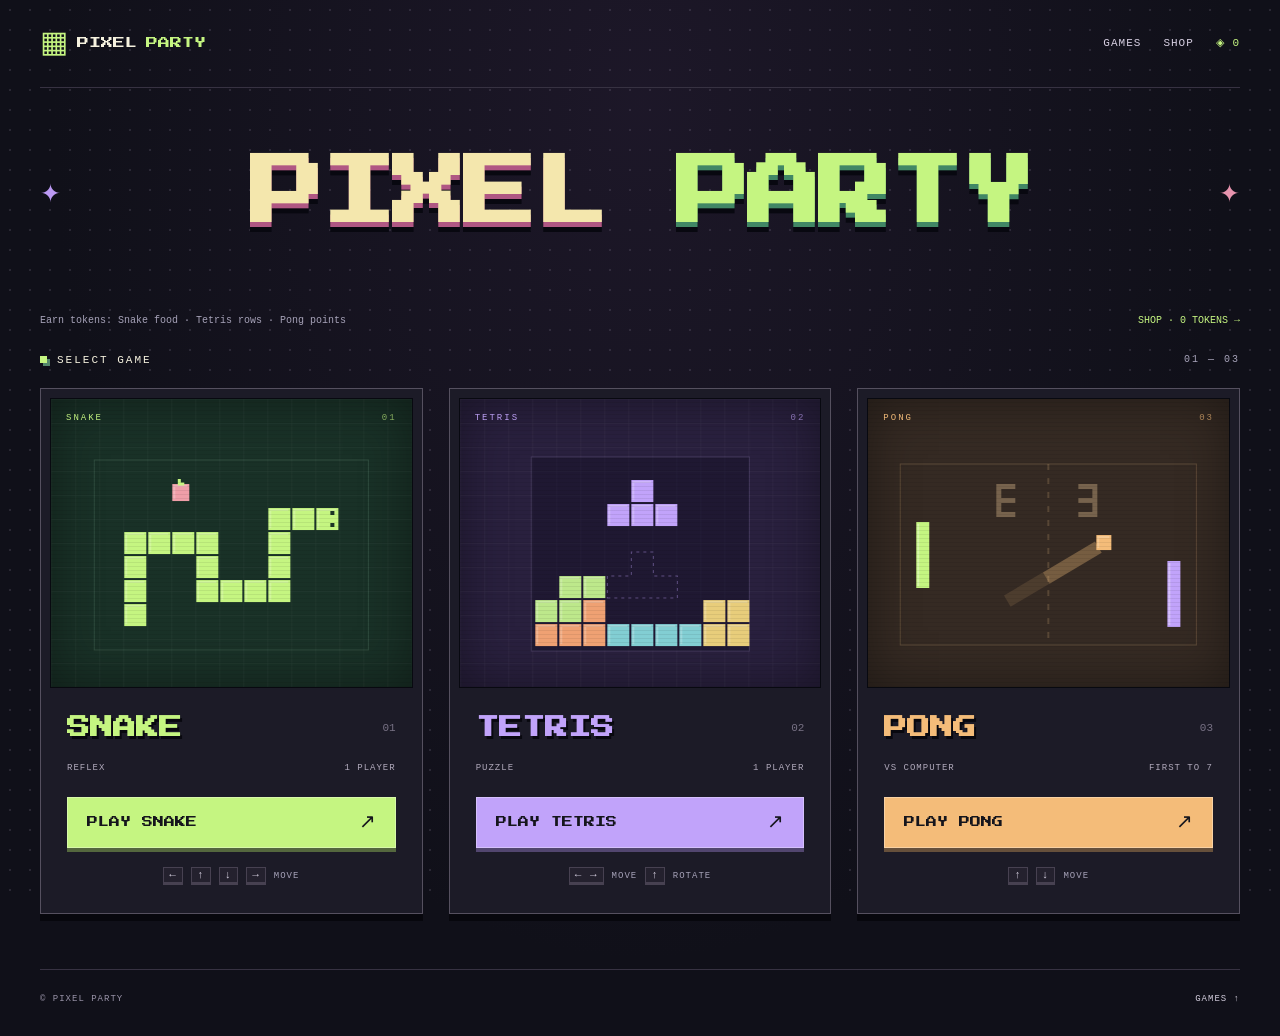
<file: index.html>
<!doctype html>
<html lang="en"><head><meta charset="utf-8"><meta name="viewport" content="width=device-width,initial-scale=1"><meta name="theme-color" content="#101019"><meta name="description" content="Snake, Tetris, and Pong."><title>Pixel Party</title><link rel="stylesheet" href="style.css"><link rel="stylesheet" href="economy.css?v=2"><script src="economy.js?v=2" defer></script></head><body>
<header class="site-header wrap"><a class="brand" href="index.html" aria-label="Pixel Party home"><span class="brand-icon" aria-hidden="true">▦</span> PIXEL<span>PARTY</span></a><nav class="wallet-nav"><a href="#games">GAMES</a><a href="shop.html">SHOP</a><span class="wallet">◈ <span data-wallet>0</span></span></nav></header>
<main class="wrap"><div class="masthead"><h1>PIXEL <span>PARTY</span></h1></div><div class="progress-strip"><span>Earn tokens: Snake food · Tetris rows · Pong points</span><a href="shop.html">SHOP · <span data-wallet>0</span> TOKENS →</a></div><section id="games" class="games-section" aria-labelledby="games-title"><div class="section-heading"><h2 id="games-title"><span class="tiny-square" aria-hidden="true"></span> SELECT GAME</h2><span class="game-count">01 — 03</span></div><div class="game-grid"><a class="game-card snake-card" href="play.html?game=snake" aria-label="Play Snake"><div class="game-art"><div class="screen-label"><span>SNAKE</span><span>01</span></div><svg viewBox="0 0 360 288" aria-hidden="true"><defs><pattern id="grid" width="24" height="24" patternUnits="userSpaceOnUse"><path d="M24 0H0V24" fill="none" stroke="#ffffff" stroke-opacity=".055"/></pattern></defs><path fill="url(#grid)" d="M0 0h360v288H0z"/><path d="M43 61h274v190H43z" fill="none" stroke="#88b99b" stroke-opacity=".2"/><rect x="73" y="205" width="22" height="22" fill="#c5f581"/><path d="M75 225V207H93" fill="none" stroke="#ffffff35" stroke-width="2"/><rect x="73" y="181" width="22" height="22" fill="#c5f581"/><path d="M75 201V183H93" fill="none" stroke="#ffffff35" stroke-width="2"/><rect x="73" y="157" width="22" height="22" fill="#c5f581"/><path d="M75 177V159H93" fill="none" stroke="#ffffff35" stroke-width="2"/><rect x="73" y="133" width="22" height="22" fill="#c5f581"/><path d="M75 153V135H93" fill="none" stroke="#ffffff35" stroke-width="2"/><rect x="97" y="133" width="22" height="22" fill="#c5f581"/><path d="M99 153V135H117" fill="none" stroke="#ffffff35" stroke-width="2"/><rect x="121" y="133" width="22" height="22" fill="#c5f581"/><path d="M123 153V135H141" fill="none" stroke="#ffffff35" stroke-width="2"/><rect x="145" y="133" width="22" height="22" fill="#c5f581"/><path d="M147 153V135H165" fill="none" stroke="#ffffff35" stroke-width="2"/><rect x="145" y="157" width="22" height="22" fill="#c5f581"/><path d="M147 177V159H165" fill="none" stroke="#ffffff35" stroke-width="2"/><rect x="145" y="181" width="22" height="22" fill="#c5f581"/><path d="M147 201V183H165" fill="none" stroke="#ffffff35" stroke-width="2"/><rect x="169" y="181" width="22" height="22" fill="#c5f581"/><path d="M171 201V183H189" fill="none" stroke="#ffffff35" stroke-width="2"/><rect x="193" y="181" width="22" height="22" fill="#c5f581"/><path d="M195 201V183H213" fill="none" stroke="#ffffff35" stroke-width="2"/><rect x="217" y="181" width="22" height="22" fill="#c5f581"/><path d="M219 201V183H237" fill="none" stroke="#ffffff35" stroke-width="2"/><rect x="217" y="157" width="22" height="22" fill="#c5f581"/><path d="M219 177V159H237" fill="none" stroke="#ffffff35" stroke-width="2"/><rect x="217" y="133" width="22" height="22" fill="#c5f581"/><path d="M219 153V135H237" fill="none" stroke="#ffffff35" stroke-width="2"/><rect x="217" y="109" width="22" height="22" fill="#c5f581"/><path d="M219 129V111H237" fill="none" stroke="#ffffff35" stroke-width="2"/><rect x="241" y="109" width="22" height="22" fill="#c5f581"/><path d="M243 129V111H261" fill="none" stroke="#ffffff35" stroke-width="2"/><rect x="265" y="109" width="22" height="22" fill="#c5f581"/><path d="M267 129V111H285" fill="none" stroke="#ffffff35" stroke-width="2"/><path d="M279 112h4v4h-4zM279 124h4v4h-4z" fill="#1c3525"/><rect x="121" y="85" width="17" height="17" fill="#ef9ea8"/><path d="M123 100V87H136" fill="none" stroke="#ffffff35" stroke-width="2"/><path d="M128 80v5h5" stroke="#c5f581" fill="none" stroke-width="3"/></svg></div><div class="card-content"><div class="card-title"><h3>SNAKE</h3><span class="card-number">01</span></div><div class="card-meta"><span>REFLEX</span><span>1 PLAYER</span></div><div class="play-button">PLAY SNAKE<span aria-hidden="true">↗</span></div><div class="card-controls"><kbd>←</kbd><kbd>↑</kbd><kbd>↓</kbd><kbd>→</kbd> MOVE</div></div></a>
<a class="game-card tetris-card" href="play.html?game=tetris" aria-label="Play Tetris"><div class="game-art"><div class="screen-label"><span>TETRIS</span><span>02</span></div><svg viewBox="0 0 360 288" aria-hidden="true"><defs><pattern id="grid" width="24" height="24" patternUnits="userSpaceOnUse"><path d="M24 0H0V24" fill="none" stroke="#ffffff" stroke-opacity=".055"/></pattern></defs><path fill="url(#grid)" d="M0 0h360v288H0z"/><path d="M71 58h218v194H71z" fill="#100e2266" stroke="#b8a4db33"/><rect x="75" y="225" width="22" height="22" fill="#efa173"/><path d="M77 245V227H95" fill="none" stroke="#ffffff35" stroke-width="2"/><rect x="99" y="225" width="22" height="22" fill="#efa173"/><path d="M101 245V227H119" fill="none" stroke="#ffffff35" stroke-width="2"/><rect x="123" y="225" width="22" height="22" fill="#efa173"/><path d="M125 245V227H143" fill="none" stroke="#ffffff35" stroke-width="2"/><rect x="123" y="201" width="22" height="22" fill="#efa173"/><path d="M125 221V203H143" fill="none" stroke="#ffffff35" stroke-width="2"/><rect x="147" y="225" width="22" height="22" fill="#82ced3"/><path d="M149 245V227H167" fill="none" stroke="#ffffff35" stroke-width="2"/><rect x="171" y="225" width="22" height="22" fill="#82ced3"/><path d="M173 245V227H191" fill="none" stroke="#ffffff35" stroke-width="2"/><rect x="195" y="225" width="22" height="22" fill="#82ced3"/><path d="M197 245V227H215" fill="none" stroke="#ffffff35" stroke-width="2"/><rect x="219" y="225" width="22" height="22" fill="#82ced3"/><path d="M221 245V227H239" fill="none" stroke="#ffffff35" stroke-width="2"/><rect x="243" y="225" width="22" height="22" fill="#e8cd7b"/><path d="M245 245V227H263" fill="none" stroke="#ffffff35" stroke-width="2"/><rect x="267" y="225" width="22" height="22" fill="#e8cd7b"/><path d="M269 245V227H287" fill="none" stroke="#ffffff35" stroke-width="2"/><rect x="243" y="201" width="22" height="22" fill="#e8cd7b"/><path d="M245 221V203H263" fill="none" stroke="#ffffff35" stroke-width="2"/><rect x="267" y="201" width="22" height="22" fill="#e8cd7b"/><path d="M269 221V203H287" fill="none" stroke="#ffffff35" stroke-width="2"/><rect x="75" y="201" width="22" height="22" fill="#bde88b"/><path d="M77 221V203H95" fill="none" stroke="#ffffff35" stroke-width="2"/><rect x="99" y="201" width="22" height="22" fill="#bde88b"/><path d="M101 221V203H119" fill="none" stroke="#ffffff35" stroke-width="2"/><rect x="99" y="177" width="22" height="22" fill="#bde88b"/><path d="M101 197V179H119" fill="none" stroke="#ffffff35" stroke-width="2"/><rect x="123" y="177" width="22" height="22" fill="#bde88b"/><path d="M125 197V179H143" fill="none" stroke="#ffffff35" stroke-width="2"/><rect x="147" y="105" width="22" height="22" fill="#c1a3fa"/><path d="M149 125V107H167" fill="none" stroke="#ffffff35" stroke-width="2"/><rect x="171" y="105" width="22" height="22" fill="#c1a3fa"/><path d="M173 125V107H191" fill="none" stroke="#ffffff35" stroke-width="2"/><rect x="195" y="105" width="22" height="22" fill="#c1a3fa"/><path d="M197 125V107H215" fill="none" stroke="#ffffff35" stroke-width="2"/><rect x="171" y="81" width="22" height="22" fill="#c1a3fa"/><path d="M173 101V83H191" fill="none" stroke="#ffffff35" stroke-width="2"/><path d="M147 199h70v-22h-24v-24h-22v24h-24z" fill="none" stroke="#c1a3fa" stroke-dasharray="3 4" opacity=".4"/></svg></div><div class="card-content"><div class="card-title"><h3>TETRIS</h3><span class="card-number">02</span></div><div class="card-meta"><span>PUZZLE</span><span>1 PLAYER</span></div><div class="play-button">PLAY TETRIS<span aria-hidden="true">↗</span></div><div class="card-controls"><kbd>← →</kbd> MOVE <kbd>↑</kbd> ROTATE</div></div></a>
<a class="game-card pong-card" href="play.html?game=pong" aria-label="Play Pong"><div class="game-art"><div class="screen-label"><span>PONG</span><span>03</span></div><svg viewBox="0 0 360 288" aria-hidden="true"><path d="M32 65h296v181H32z" fill="none" stroke="#e9bc8133"/><path d="M180 65v181" stroke="#e9bc8133" stroke-dasharray="6 8" stroke-width="2"/><g fill="#efcf9a" opacity=".35"><path d="M128 85h19v5h-14v9h14v5h-14v9h14v5h-19zM210 85h19v33h-19v-5h14v-9h-14v-5h14v-9h-14z"/></g><path d="m139 202 91-54" stroke="#efbc79" stroke-opacity=".13" stroke-width="13"/><path d="m178 179 52-31" stroke="#efbc79" stroke-opacity=".25" stroke-width="13"/><rect x="228" y="136" width="15" height="15" fill="#f4bc79"/><path d="M230 149V138H241" fill="none" stroke="#ffffff35" stroke-width="2"/><path d="M48 123h13v66H48z" fill="#c5f581"/><path d="M299 162h13v66h-13z" fill="#c1a3fa"/><path d="M50 125v62M301 164v62" stroke="#ffffff50" stroke-width="2"/></svg></div><div class="card-content"><div class="card-title"><h3>PONG</h3><span class="card-number">03</span></div><div class="card-meta"><span>VS COMPUTER</span><span>FIRST TO 7</span></div><div class="play-button">PLAY PONG<span aria-hidden="true">↗</span></div><div class="card-controls"><kbd>↑</kbd><kbd>↓</kbd> MOVE</div></div></a></div></section></main>
<footer class="wrap"><span>© PIXEL PARTY</span><a href="#games">GAMES ↑</a></footer></body></html>
</file>
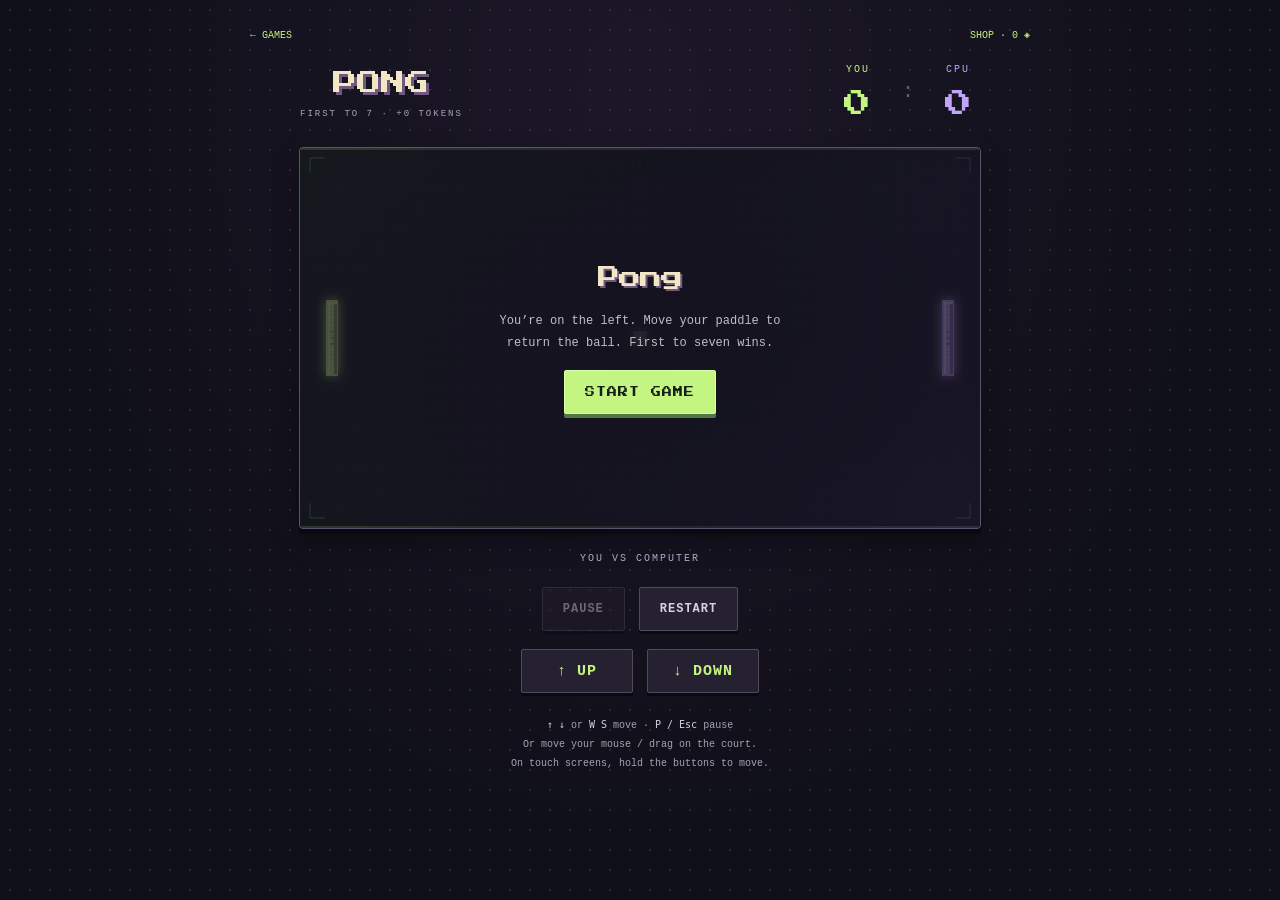
<file: games/pong/index.html>
<!doctype html><html lang="en"><head><meta charset="utf-8"><meta name="viewport" content="width=device-width,initial-scale=1"><title>Pong — Pixel Party</title><link rel="stylesheet" href="../arcade.css"><link rel="stylesheet" href="pong.css"><link rel="stylesheet" href="../theme.css"><link rel="stylesheet" href="../../economy.css?v=2"><script src="../../economy.js?v=2"></script></head><body data-game="pong"><main class="arcade pong"><div class="hud"><div><h1>PONG</h1><p class="match-label">FIRST TO 7 · +<span data-round>0</span> TOKENS</p></div><div class="score" aria-label="Match score"><div class="score-side">YOU<strong id="you">0</strong></div><span class="score-divider" aria-hidden="true">:</span><div class="score-side cpu-score">CPU<strong id="cpu">0</strong></div></div></div><div class="stage"><canvas id="board" width="680" height="380" aria-label="Pong playing field"></canvas><div class="overlay" id="overlay"><h2 id="overlay-title">Pong</h2><p id="overlay-copy">You’re on the left. Move your paddle to return the ball. First to seven wins.</p><button class="primary" id="start">START GAME</button></div></div><p class="status" id="status" aria-live="polite">YOU VS COMPUTER</p><div class="toolbar"><button id="pause" disabled>PAUSE</button><button id="restart">RESTART</button></div><div class="touch-controls"><button id="up" aria-label="Move paddle up">↑ UP</button><button id="down" aria-label="Move paddle down">↓ DOWN</button></div><p class="instructions"><kbd>↑ ↓</kbd> or <kbd>W S</kbd> move · <kbd>P / Esc</kbd> pause<br>Or move your mouse / drag on the court.<br>On touch screens, hold the buttons to move.</p></main><script src="pong.js"></script></body></html>
</file>
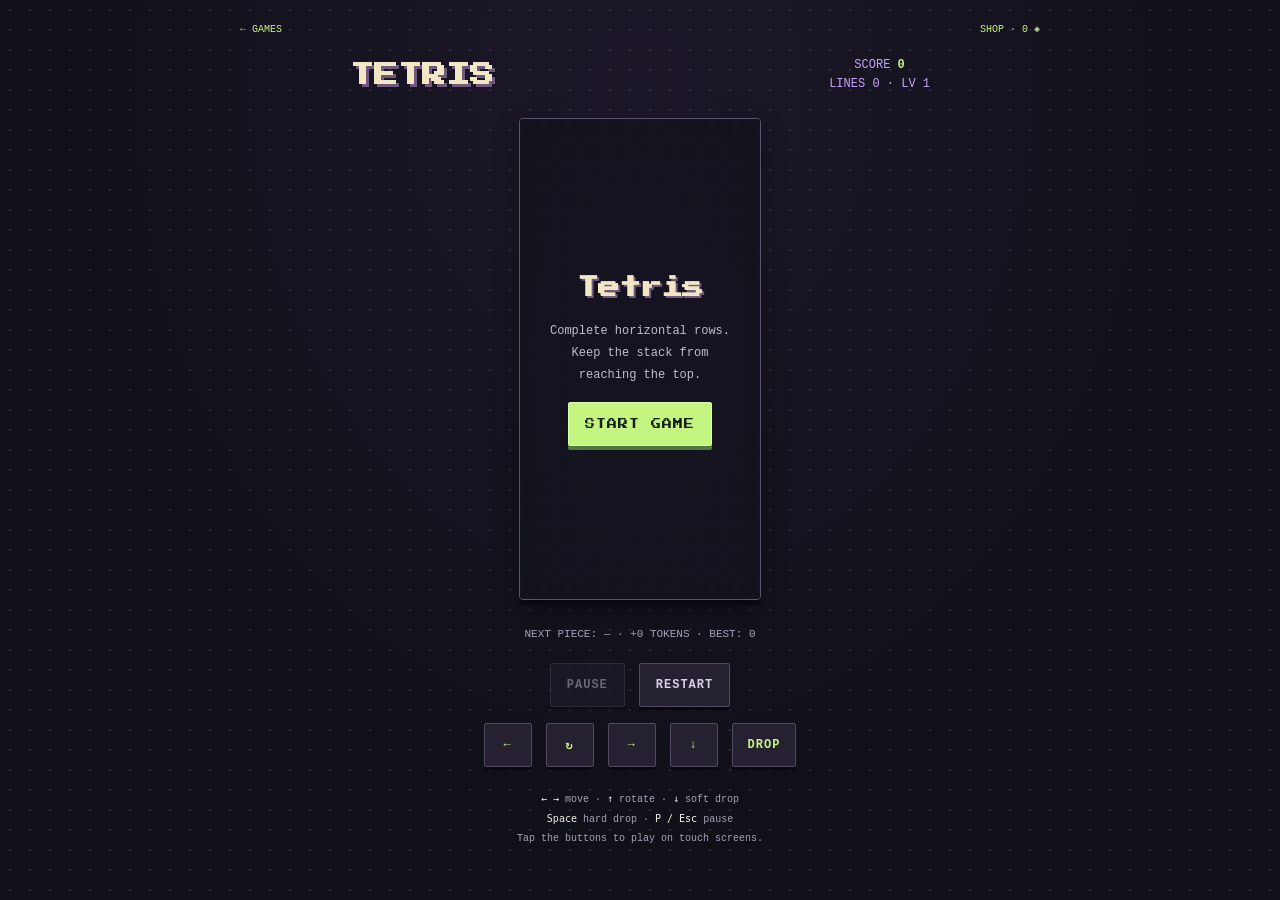
<file: games/tetris/index.html>
<!doctype html><html lang="en"><head><meta charset="utf-8"><meta name="viewport" content="width=device-width,initial-scale=1"><title>Tetris — Pixel Party</title><link rel="stylesheet" href="../arcade.css"><link rel="stylesheet" href="../theme.css"><link rel="stylesheet" href="../../economy.css?v=2"><script src="../../economy.js?v=2"></script></head><body data-game="tetris"><main class="arcade tetris"><div class="hud"><div><h1>TETRIS</h1></div><div class="score">SCORE <span id="score">0</span><br>LINES <span id="lines">0</span> · LV <span id="level">1</span></div></div><div class="stage"><canvas id="board" width="240" height="480" aria-label="Tetris playing field"></canvas><div class="overlay" id="overlay"><h2 id="overlay-title">Tetris</h2><p id="overlay-copy">Complete horizontal rows. Keep the stack from reaching the top.</p><button class="primary" id="start">START GAME</button></div></div><p class="next">NEXT PIECE: <span id="next">—</span> · +<span data-round>0</span> TOKENS · BEST: <span id="best">0</span></p><div class="toolbar"><button id="pause" disabled>PAUSE</button><button id="restart">RESTART</button></div><div class="touch-controls" aria-label="Game controls"><button data-action="left" aria-label="Move left">←</button><button data-action="rotate" aria-label="Rotate">↻</button><button data-action="right" aria-label="Move right">→</button><button data-action="down" aria-label="Move down">↓</button><button data-action="drop">DROP</button></div><p class="instructions"><kbd>← →</kbd> move · <kbd>↑</kbd> rotate · <kbd>↓</kbd> soft drop<br><kbd>Space</kbd> hard drop · <kbd>P / Esc</kbd> pause<br>Tap the buttons to play on touch screens.</p></main><script src="tetris.js"></script></body></html>
</file>
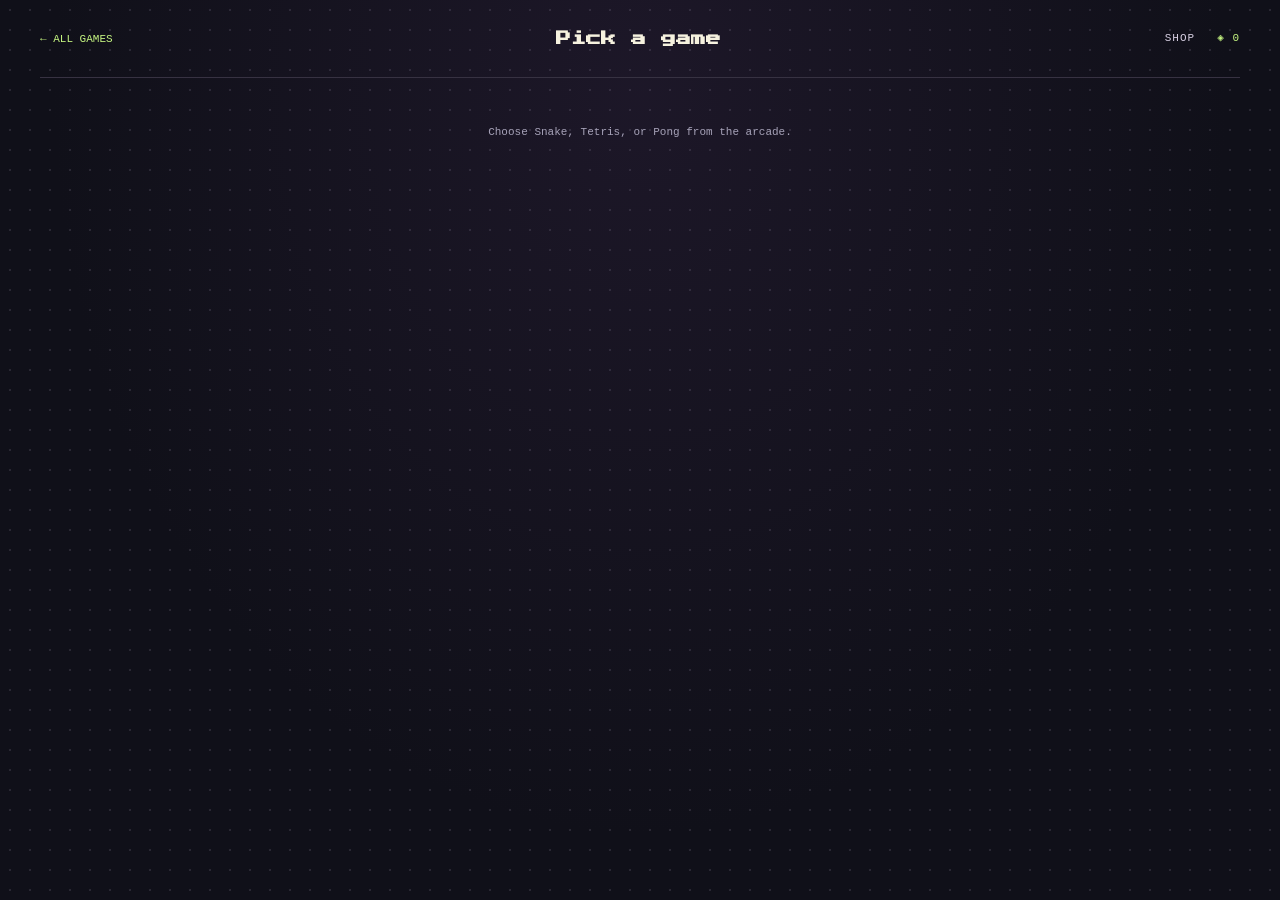
<file: play.html>
<!doctype html><html lang="en"><head><meta charset="utf-8"><meta name="viewport" content="width=device-width,initial-scale=1"><meta name="theme-color" content="#14151b"><title>Play — Pixel Party</title><link rel="stylesheet" href="style.css"><link rel="stylesheet" href="economy.css?v=2"><script src="economy.js?v=2" defer></script></head><body><header class="player-header wrap"><a class="back-link" href="index.html#games">← ALL GAMES</a><h1 class="player-title" id="game-title">Pick a game</h1><nav class="wallet-nav"><a href="shop.html">SHOP</a><span class="wallet">◈ <span data-wallet>0</span></span></nav></header><main class="player-main wrap"><iframe class="player-frame" id="game" title="Arcade game" allow="autoplay" hidden></iframe><p class="player-hint" id="hint">Choose Snake, Tetris, or Pong from the arcade.</p></main><script src="player.js"></script></body></html>
</file>
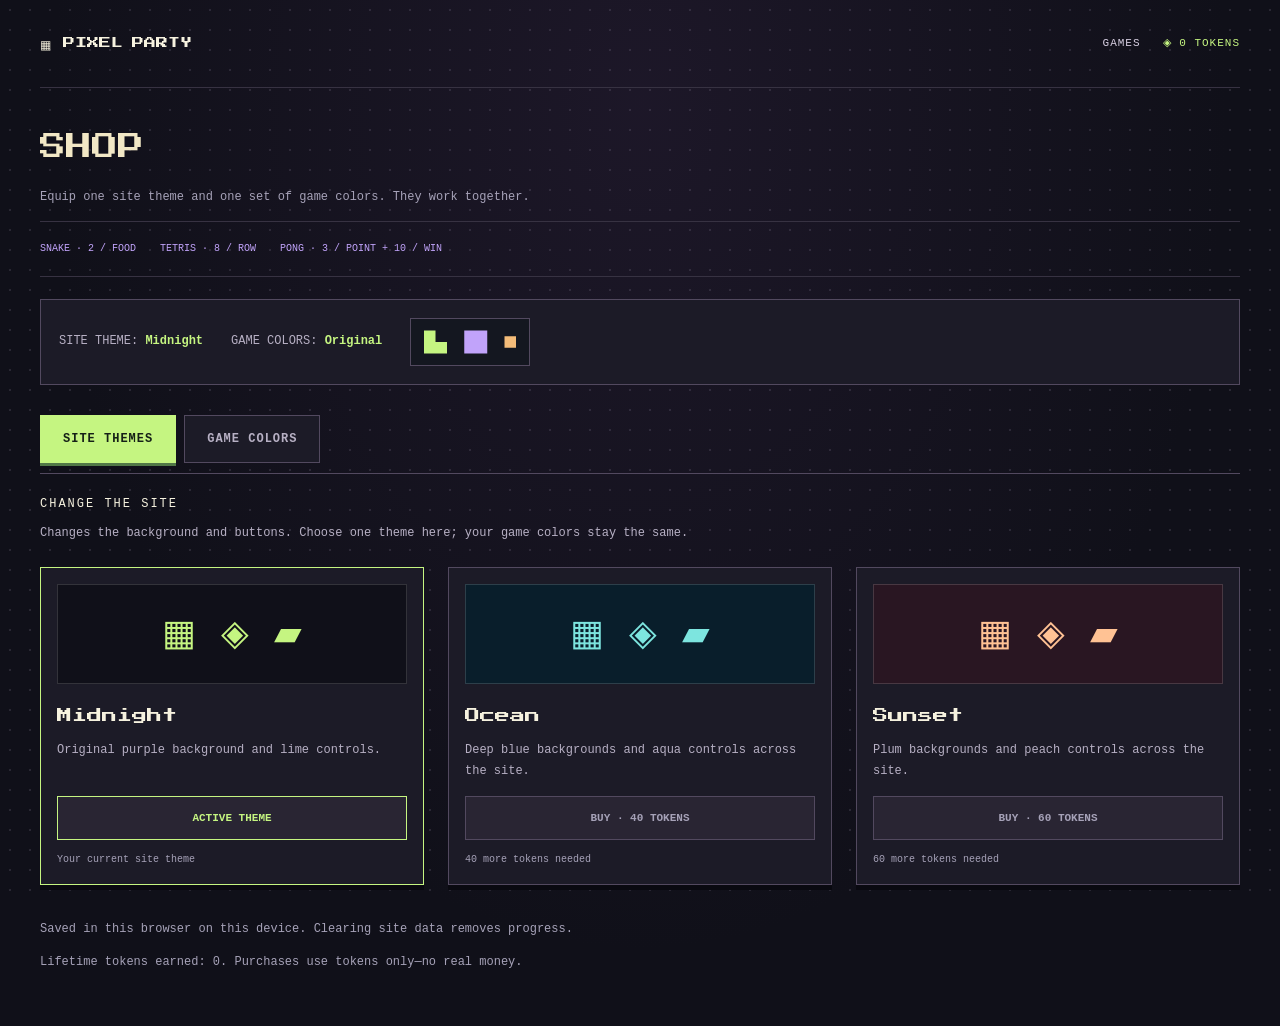
<file: shop.html>
<!doctype html>
<html lang="en">
<head>
<meta charset="utf-8"><meta name="viewport" content="width=device-width,initial-scale=1"><meta name="theme-color" content="#101019">
<title>Shop — Pixel Party</title>
<link rel="stylesheet" href="style.css"><link rel="stylesheet" href="economy.css?v=3">
<script src="economy.js?v=2" defer></script><script src="shop.js?v=3" defer></script>
</head>
<body>
<header class="site-header wrap"><a class="brand" href="index.html">▦ PIXEL<span>PARTY</span></a><nav class="wallet-nav"><a href="index.html">GAMES</a><span class="wallet">◈ <span data-wallet>0</span> TOKENS</span></nav></header>
<main class="wrap shop-main">
<div class="shop-heading"><h1>SHOP</h1><p>Equip one site theme and one set of game colors. They work together.</p></div>
<div class="earning-rules"><span>SNAKE · 2 / FOOD</span><span>TETRIS · 8 / ROW</span><span>PONG · 3 / POINT + 10 / WIN</span></div>
<div class="equipped-summary">
  <span>SITE THEME: <strong id="active-theme">Midnight</strong></span>
  <span>GAME COLORS: <strong id="active-screen">Original</strong></span>
  <svg class="palette-preview" viewBox="0 0 120 48" role="img" aria-label="Preview of your current game colors"><path fill="#c5f581" d="M12 12h12v12h12v12H12z"/><path fill="#c1a3fa" d="M54 12h24v24H54z"/><path fill="#f4bc79" d="M96 18h12v12H96z"/></svg>
</div>
<div class="shop-tabs" role="tablist" aria-label="Shop categories">
  <button type="button" role="tab" id="theme-tab" aria-selected="true" aria-controls="theme-panel" tabindex="0">SITE THEMES</button>
  <button type="button" role="tab" id="screen-tab" aria-selected="false" aria-controls="screen-panel" tabindex="-1">GAME COLORS</button>
</div>
<p id="shop-status" role="status" aria-live="polite"></p>
<section id="theme-panel" class="shop-panel" role="tabpanel" aria-labelledby="theme-tab" tabindex="0">
  <h2>CHANGE THE SITE</h2>
  <p class="category-help">Changes the background and buttons. Choose one theme here; your game colors stay the same.</p>
  <div class="shop-grid" id="theme-items"></div>
</section>
<section id="screen-panel" class="shop-panel" role="tabpanel" aria-labelledby="screen-tab" tabindex="0" hidden>
  <h2>CHANGE THE GAME BOARDS</h2>
  <p class="category-help">Changes the colors inside Snake, Tetris, and Pong. Choose one set here; your site theme stays the same.</p>
  <div class="shop-grid" id="screen-items"></div>
</section>
<p class="save-note" data-save-note></p>
<p class="save-note">Lifetime tokens earned: <span data-earned>0</span>. Purchases use tokens only—no real money.</p>
</main>
</body>
</html>
</file>
<file: style.css>
@font-face{font-family:Arcade;src:url('assets/arcade.ttf') format('truetype');font-display:swap}:root{color-scheme:dark;--bg:#101019;--text:#f6f2df;--muted:#a6a2b8;--line:#373242;--green:#c5f581;--mono:'Courier New',monospace}*{box-sizing:border-box}html{scroll-behavior:smooth;scroll-padding-top:28px}body{margin:0;min-height:100vh;background:radial-gradient(ellipse at 50% 10%,#30223f66,transparent 65%),var(--bg);color:var(--text);font-family:var(--mono)}body:before{content:'';position:fixed;inset:0;pointer-events:none;z-index:-1;background-image:radial-gradient(#a89cb82b .8px,transparent .8px);background-size:20px 20px}a{color:inherit;text-decoration:none}a:focus-visible,button:focus-visible{outline:3px solid #f6f2df;outline-offset:6px}.wrap{width:min(1240px,calc(100% - 80px));margin:auto}.site-header{height:88px;display:flex;align-items:center;justify-content:space-between;border-bottom:1px solid var(--line)}.brand{display:flex;align-items:center;gap:9px;font-family:Arcade,monospace;font-size:12px;line-height:1.8}.brand>span:nth-child(2){color:var(--green)}.brand-icon{font-family:monospace;color:#c5f581;font-size:30px}.nav-link{font-size:10px;letter-spacing:2px;border-bottom:2px solid var(--green);padding:12px 0}.masthead{position:relative;padding:55px 0 49px;text-align:center}.masthead h1{font-family:Arcade,monospace;font-size:clamp(28px,5.9vw,74px);line-height:1.4;letter-spacing:-3px;margin:0;text-shadow:0 5px 0 #b05783,0 10px 0 #080810;color:#f4e7ad}.masthead h1 span{color:#c5f581;text-shadow:0 5px 0 #418765,0 10px 0 #080810}.masthead:before,.masthead:after{content:'✦';position:absolute;top:44%;color:#bc9af4;font-size:25px}.masthead:before{left:0}.masthead:after{right:0;color:#e794ae}.section-heading{display:flex;align-items:center;justify-content:space-between;margin:0 0 22px;gap:20px}.section-heading h2{font-size:11px;letter-spacing:2px;margin:0;display:flex;align-items:center;gap:10px;font-weight:normal}.tiny-square{height:7px;width:7px;background:var(--green);box-shadow:3px 3px #54886c}.game-count{font-size:10px;color:var(--muted);letter-spacing:2px}.games-section{padding-bottom:55px}.game-grid{display:grid;grid-template-columns:repeat(3,minmax(0,1fr));gap:26px}.game-card{--accent:#c5f581;--shade:#193127;display:block;position:relative;background:#1c1b27;border:1px solid #55505f;box-shadow:0 7px 0 #07070d;padding:9px;transition:transform .15s,border-color .15s}.game-card:hover,.game-card:focus-visible{transform:translateY(-5px);border-color:var(--accent)}.tetris-card{--accent:#c1a3fa;--shade:#29203e}.pong-card{--accent:#f4bc79;--shade:#352a23}.game-art{position:relative;aspect-ratio:1.25;background:var(--shade);border:1px solid #080910;overflow:hidden;box-shadow:inset 0 0 50px #0006}.game-art:after{content:'';position:absolute;inset:0;pointer-events:none;background:repeating-linear-gradient(transparent 0 3px,#00000012 3px 4px)}.game-art svg{width:100%;height:100%;display:block}.screen-label{position:absolute;left:15px;top:14px;right:15px;display:flex;justify-content:space-between;font-size:9px;letter-spacing:2px;color:var(--accent)}.screen-label span:last-child{opacity:.65}.card-content{padding:24px 17px 18px}.card-title{display:flex;align-items:center;justify-content:space-between;gap:15px}.card-title h3{font-family:Arcade,monospace;font-size:23px;line-height:1.4;margin:0;color:var(--accent);text-shadow:2px 3px #08080f}.card-number{color:#777184;font-size:11px}.card-meta{display:flex;justify-content:space-between;gap:8px;color:#b1aabc;font-size:9px;letter-spacing:1px;margin:19px 0 24px}.play-button{display:flex;justify-content:space-between;align-items:center;background:var(--accent);color:#15151c;padding:17px 19px;font-family:Arcade,monospace;font-size:11px;border:1px solid #ffffff50;box-shadow:0 4px 0 color-mix(in srgb,var(--accent) 40%,#080812);line-height:1.4}.play-button span{font-family:var(--mono);font-size:20px;line-height:12px}.game-card:hover .play-button{filter:brightness(1.1)}.card-controls{display:flex;justify-content:center;align-items:center;gap:8px;color:#a6a2b8;font-size:9px;letter-spacing:1px;margin-top:18px;min-height:20px}.card-controls kbd{font-family:var(--mono);font-size:11px;color:#d3cddd;border:1px solid #474151;border-bottom-width:3px;padding:1px 5px;background:#24212e}footer{padding:24px 0 32px;border-top:1px solid var(--line);display:flex;justify-content:space-between;gap:20px;color:#9993a8;font-size:9px;letter-spacing:1px}footer a{color:#d3cddd}.player-header{height:78px;display:flex;align-items:center;justify-content:space-between;gap:15px;border-bottom:1px solid var(--line)}.back-link{font-size:11px;color:var(--green)}.player-title{font-family:Arcade,monospace;font-size:15px;margin:0}.player-main{padding:25px 0}.player-frame{display:block;border:1px solid var(--line);width:100%;height:min(820px,calc(100dvh - 150px));min-height:520px;background:var(--bg);box-shadow:0 7px #07070d}.player-hint{font-size:11px;color:var(--muted);text-align:center;margin:20px 0;line-height:1.7}.player-frame:focus{outline:2px solid var(--green)}@media(min-width:1450px){.masthead{padding-top:70px;padding-bottom:65px}}@media(max-width:950px){.wrap{width:calc(100% - 40px)}.game-grid{gap:16px}.card-content{padding:20px 9px 14px}.card-title h3{font-size:18px}.card-meta{font-size:8px;letter-spacing:0}.masthead h1{letter-spacing:-2px}.masthead:before,.masthead:after{display:none}.card-controls{font-size:8px;gap:4px}}@media(max-width:650px){.site-header{height:72px}.brand{font-size:10px;gap:6px}.brand-icon{font-size:25px}.masthead{padding:40px 0}.masthead h1{font-size:clamp(22px,6.2vw,39px);letter-spacing:-1px}.game-grid{grid-template-columns:1fr;gap:27px}.game-art{aspect-ratio:1.5}.card-content{padding:22px 16px 17px}.card-title h3{font-size:23px}.card-meta{font-size:10px;margin:17px 0 23px}.card-controls{font-size:9px;gap:8px}.section-heading h2{font-size:10px}.game-count{font-size:9px}.games-section{padding-bottom:40px}.player-header .brand{display:none}.player-main.wrap{width:calc(100% - 16px)}.player-frame{min-height:660px;height:calc(100dvh - 140px)}footer{font-size:8px}}@media(prefers-reduced-motion:reduce){html{scroll-behavior:auto}.game-card{transition:none}.game-card:hover{transform:none}}
/* Snake uses the remaining viewport, without a nested scrolling player. */
body.snake-player{height:100dvh;min-height:0;display:flex;flex-direction:column;overflow:hidden}
.snake-player .player-header{height:60px;flex:0 0 60px}
.snake-player .player-main{flex:1;min-height:0;display:flex;padding:8px 0 12px}
.snake-player .player-frame{flex:1;height:100%;min-height:0;box-shadow:none}
.snake-player .player-hint{display:none}
@media(max-height:450px){.snake-player .player-header{height:44px;flex-basis:44px}.snake-player .player-main{padding:4px 0}}
</file>
<file: economy.css>
.wallet-nav{display:flex;align-items:center;gap:22px;font:11px/1.6 'Courier New',monospace;letter-spacing:1px}.wallet-nav a{color:#d8d0e3}.wallet{color:#c5f581;white-space:nowrap}.wallet-nav a:focus-visible{outline:2px solid #c5f581;outline-offset:5px}.shop-main{padding:40px 0}.shop-heading h1{font:26px/1.5 Arcade,monospace;margin:0 0 20px;color:#f1e7c5}.shop-heading p,.save-note{font:12px/1.8 'Courier New',monospace;color:#a6a2b8}.earning-rules{display:flex;flex-wrap:wrap;gap:12px 24px;padding:18px 0;border-block:1px solid #373242;font:10px/1.8 'Courier New',monospace;color:#c1a3fa}.shop-main section{margin:34px 0}.shop-main h2{font:12px/1.8 'Courier New',monospace;letter-spacing:2px;margin-bottom:18px}.shop-grid{display:grid;grid-template-columns:repeat(3,minmax(0,1fr));gap:24px}.shop-card{padding:16px;border:1px solid #52495f;background:#1c1b27;box-shadow:0 5px #090910}.shop-card h3{font:15px/1.6 Arcade,monospace;margin:20px 0 12px}.shop-card p{font:12px/1.8 'Courier New',monospace;color:#b7b0c4;min-height:44px}.shop-card small{display:block;color:#a6a2b8;font:10px/1.6 'Courier New',monospace;margin-top:12px}.shop-card button{width:100%;min-height:44px;border:1px solid #d7ffab;background:#c5f581;color:#152017;font:700 11px 'Courier New',monospace;cursor:pointer}.shop-card button:disabled{background:#292533;border-color:#52495f;color:#a6a2b8;cursor:default}.shop-card button:focus-visible{outline:2px solid #f3f0e8;outline-offset:4px}.item-preview{height:100px;background:var(--sample-bg);color:var(--sample-accent);display:flex;align-items:center;justify-content:center;gap:25px;font-size:36px;border:1px solid #ffffff25}.item-preview.screen{background:#141720;color:var(--sample-bg)}.item-preview.screen span:nth-child(2){color:var(--sample-accent)}#shop-status{min-height:20px;font:12px/1.6 'Courier New',monospace;color:#c5f581}.game-wallet{display:flex;justify-content:space-between;gap:16px;margin-bottom:18px;font:10px/1.6 'Courier New',monospace;color:#c5f581}.game-wallet a{color:inherit;text-decoration:none}.shell .game-wallet{margin:0}.round-wallet{font:10px/1.6 'Courier New',monospace;color:#c1a3fa}.progress-strip{display:flex;justify-content:space-between;flex-wrap:wrap;gap:10px;padding:16px 0 24px;font:10px/1.8 'Courier New',monospace;color:#a6a2b8}.progress-strip a{color:#c5f581}
/* Purchased themes affect the menu, player, shop, and every embedded game. */
html[data-theme=ocean]{--shop-bg:#091e2b;--shop-glow:#18516a66;--shop-accent:#7de5df;--shop-panel:#142c3b}
html[data-theme=sunset]{--shop-bg:#291622;--shop-glow:#74324966;--shop-accent:#ffc294;--shop-panel:#392332}
html[data-theme=ocean],html[data-theme=sunset]{background:var(--shop-bg)}
html[data-theme=ocean] body,html[data-theme=sunset] body{background:radial-gradient(ellipse at 50% 10%,var(--shop-glow),transparent 65%),var(--shop-bg);--acid:var(--shop-accent);--green:var(--shop-accent);--game-lime:var(--shop-accent)}
html:not([data-theme=midnight])[data-theme] :is(.wallet,.brand>span,.back-link,.game-wallet,.round-wallet,.hud-status){color:var(--shop-accent)}
html:not([data-theme=midnight])[data-theme] :is(.game-card,.shop-card,.board-wrap,.stage){background:var(--shop-panel)}
html:not([data-theme=midnight])[data-theme] :is(.play-button,button.primary,button.play,.mode[aria-pressed=true],.shop-card button:not(:disabled)){background:var(--shop-accent);color:#152017;border-color:var(--shop-accent)}
html[data-screen=frost] canvas{filter:hue-rotate(95deg) saturate(.8)}
html[data-screen=candy] canvas{filter:hue-rotate(225deg) saturate(1.15)}
@media(max-width:650px){.wallet-nav{gap:12px;font-size:9px;letter-spacing:0}.wallet-nav .wallet{font-size:9px}.shop-grid{grid-template-columns:1fr}.shop-heading h1{font-size:21px}.shop-main{padding-top:28px}.round-wallet{font-size:9px}.player-header{flex-wrap:wrap;align-content:center}.player-header .wallet-nav{margin-left:auto}}
.equipped-summary{display:flex;flex-wrap:wrap;align-items:center;gap:12px 28px;padding:18px;border:1px solid #52495f;background:#1c1b27;margin:22px 0;font:12px/1.8 'Courier New',monospace;color:#b7b0c4}
.equipped-summary strong{color:#c5f581}
.equipped-summary p{margin:0;flex-basis:100%;font-size:11px}
.shop-card.is-equipped{border-color:#c5f581}
.shop-card button[aria-pressed=true]{background:#292533;border-color:#c5f581;color:#c5f581}
.palette-preview{display:block;width:120px;height:48px;background:#141720;border:1px solid #52495f}
html[data-screen=frost] .palette-preview{filter:hue-rotate(95deg) saturate(.8)}
html[data-screen=candy] .palette-preview{filter:hue-rotate(225deg) saturate(1.15)}
/* Separate equipment slots into accessible categories. */
.shop-tabs{display:flex;gap:8px;border-bottom:1px solid #52495f;padding-bottom:10px;margin-top:30px}
.shop-tabs button{min-height:48px;padding:14px 22px;border:1px solid #52495f;background:#1c1b27;color:#b7b0c4;font:700 12px/1.5 'Courier New',monospace;letter-spacing:1px;cursor:pointer}
.shop-tabs button[aria-selected=true]{background:var(--shop-accent,#c5f581);border-color:var(--shop-accent,#c5f581);color:#152017;box-shadow:0 3px #517847}
.shop-tabs button:hover:not([aria-selected=true]){border-color:#c1a3fa;color:#f3f0e8}
.shop-tabs button:focus-visible,.shop-panel:focus-visible{outline:2px solid #f3f0e8;outline-offset:4px}
.shop-panel[hidden]{display:none}
.shop-main .shop-panel{margin-top:20px}
.shop-panel h2{margin-bottom:8px}
.category-help{font:12px/1.8 'Courier New',monospace;color:#b7b0c4;margin:0 0 22px;max-width:650px}
#shop-status:empty{display:none}
@media(max-width:650px){.shop-tabs button{flex:1;padding:12px 10px;font-size:11px;letter-spacing:.5px}}
</file>
<file: games/arcade.css>
:root{color-scheme:dark;font-family:'Courier New',monospace;color:#f3f0e8;background:#14151b}*{box-sizing:border-box}body{margin:0;padding:22px 14px}button{font:700 12px 'Courier New',monospace;border:1px solid #484957;background:#272936;color:#f3f0e8;border-radius:4px;padding:12px 16px;cursor:pointer;touch-action:manipulation}button:hover{border-color:#b6f36d}button:focus-visible{outline:2px solid #b6f36d;outline-offset:3px}button.primary{background:#b6f36d;color:#172018;border-color:#b6f36d}button:disabled{opacity:.45;cursor:default}.arcade{max-width:800px;margin:auto;text-align:center}.hud{display:flex;justify-content:space-between;align-items:center;max-width:580px;margin:0 auto 15px;gap:12px}.eyebrow{font-size:10px;color:#a4a4b5;letter-spacing:2px;margin:0 0 8px}h1{font-size:24px;letter-spacing:2px;margin:0;color:#b6f36d}.score{font-size:12px;color:#aaa2ff;line-height:1.6}.stage{position:relative;margin:auto;width:fit-content;max-width:100%;line-height:0;border:1px solid #3f424f;background:#101117;border-radius:5px;overflow:hidden}canvas{display:block;max-width:100%;height:auto;touch-action:none}.overlay{position:absolute;inset:0;background:#101117e8;display:flex;align-items:center;justify-content:center;flex-direction:column;padding:20px;line-height:1.5}.overlay[hidden]{display:none}.overlay h2{font-size:25px;margin:0 0 8px;color:#b6f36d}.overlay p{max-width:300px;font-size:12px;color:#b0b0bf;margin:0 0 20px}.toolbar{display:flex;justify-content:center;gap:10px;margin:16px 0}.instructions{font-size:10px;line-height:1.9;color:#a4a4b5;margin:14px auto;max-width:520px}.touch-controls{display:flex;justify-content:center;flex-wrap:wrap;gap:8px}.touch-controls button{min-width:48px;padding:13px 15px;user-select:none;-webkit-user-select:none;touch-action:none}.tetris canvas{width:240px}.pong canvas{width:680px}.next{font-size:11px;color:#a4a4b5;margin:13px 0}.status{min-height:18px;color:#c5bfff;font-size:11px;margin:10px 0}kbd{color:#f3f0e8} @media(max-width:480px){body{padding:18px 8px}.hud{max-width:340px}.pong .stage{margin-top:50px}.pong .touch-controls button{min-width:90px}.instructions{max-width:340px}.pong .overlay h2{font-size:19px}.pong .overlay p{font-size:10px;margin-bottom:10px}.pong .overlay button{padding:9px 14px}}
</file>
<file: games/pong/pong.css>
@font-face{font-family:Arcade;src:url('../../assets/arcade.ttf') format('truetype');font-display:swap}
body{background:radial-gradient(ellipse at top,#242038 0,transparent 65%),#101019;padding:28px 18px}
.pong{max-width:780px}
.pong .hud{max-width:680px;margin-bottom:26px;align-items:center}
.pong h1{font:24px/1.5 Arcade,monospace;color:#f1e7c5;text-shadow:3px 3px #715881;letter-spacing:0}
.match-label{font-size:9px;letter-spacing:2px;color:#aaa3ba;margin:8px 0 0;text-align:left}
.pong .score{display:flex;align-items:center;gap:22px}
.score-side{display:flex;flex-direction:column;gap:8px;min-width:44px;font-size:10px;letter-spacing:2px;color:#c5f581}
.score-side.cpu-score{color:#c1a3fa}
.score-side strong{font:27px/1.3 Arcade,monospace;letter-spacing:0}
.score-divider{color:#625b73;font-size:20px}
.pong .stage{border:1px solid #5c536e;border-radius:4px;box-shadow:0 0 0 6px #1d1929,0 0 0 7px #383143,0 12px 28px #0005;margin:0 auto}
.pong .overlay{background:radial-gradient(ellipse,#14121fed 0%,#14121fbd 60%,#14121f77);gap:16px}
.pong .overlay h2{font:22px/1.5 Arcade,monospace;color:#f1e7c5;margin:0;letter-spacing:-1px}
.pong .overlay p{line-height:1.8;margin:0;color:#c2bccc}
.pong button{border-radius:2px;min-height:44px;border-color:#52495f;background:#262131;box-shadow:0 3px #090910;padding:12px 20px;letter-spacing:1px}
.pong button.primary{background:#c5f581;color:#152017;border-color:#d7ffab;font:10px/1.6 Arcade,monospace;box-shadow:0 4px #517847}
.pong button:hover:not(:disabled){border-color:#c5f581;background:#332b41}
.pong button.primary:hover{background:#d4ff9d}
.pong .status{margin:24px 0 18px;font-size:10px;letter-spacing:2px;min-height:16px;color:#bbb0cf}
.pong .toolbar{gap:14px;margin:0 0 18px}
.pong .touch-controls{gap:14px}
.pong .touch-controls button{min-width:112px;color:#c5f581;font-size:15px}
.pong .instructions{margin-top:22px;color:#9e96af;line-height:2.2}
.pong kbd{color:#d8d0e3}
@media(max-width:480px){body{padding:22px 16px}.pong .hud{margin-bottom:24px}.pong h1{font-size:18px}.pong .score{gap:14px}.score-side strong{font-size:21px}.score-side{font-size:9px;min-width:32px}.match-label{font-size:8px;letter-spacing:1px}.pong .overlay{gap:10px;padding:12px}.pong .overlay h2{font-size:15px}.pong .overlay p{font-size:10px;line-height:1.5;max-width:260px}.pong .overlay button{min-height:36px;padding:8px 12px;font-size:9px}.pong .status{font-size:9px;letter-spacing:1px}}
</file>
<file: games/theme.css>
/* Shared Pixel Party appearance. Game-specific files own layout and sizing. */
@font-face{font-family:Arcade;src:url('../assets/arcade.ttf') format('truetype');font-display:swap}
:root{color-scheme:dark;--game-bg:#101019;--game-panel:#1d1929;--game-border:#5c536e;--game-lime:#c5f581;--game-lavender:#c1a3fa;--game-text:#f3f0e8;--game-muted:#a6a2b8;background:var(--game-bg)}
body{min-height:100svh;background:radial-gradient(ellipse at 50% 10%,#30223f66,transparent 65%),var(--game-bg);color:var(--game-text);font-family:'Courier New',monospace}
body:before{content:'';position:fixed;inset:0;z-index:0;pointer-events:none;opacity:1;background-image:radial-gradient(#a89cb82b .8px,transparent .8px);background-size:20px 20px}
body>main{position:relative;z-index:1}
:is(.pong,.tetris) h1,.shell .brand{font-family:Arcade,monospace;font-size:24px;line-height:1.5;letter-spacing:0;color:#f1e7c5;text-shadow:3px 3px #715881}
:is(.pong,.tetris) .stage,.shell .board-wrap{background:var(--game-panel);border:1px solid var(--game-border);border-radius:4px;box-shadow:0 5px 0 #090910,0 12px 28px #0005}
:is(.pong,.tetris) .stage:after{content:'';position:absolute;inset:0;z-index:1;pointer-events:none;background:repeating-linear-gradient(transparent 0 3px,#0000000c 3px 4px);box-shadow:inset 0 0 45px #0003}
:is(.pong,.tetris) .overlay{z-index:2;background:radial-gradient(ellipse,#14121fed 0%,#14121fbd 60%,#14121f77);gap:16px}
:is(.pong,.tetris) .overlay h2{font-family:Arcade,monospace;font-size:22px;line-height:1.5;color:#f1e7c5;text-shadow:2px 2px #715881;letter-spacing:-1px;margin:0}
:is(.pong,.tetris) .overlay p{line-height:1.8;margin:0;color:#c2bccc}
:is(.pong,.tetris) button{min-height:44px;border:1px solid #52495f;border-radius:2px;background:#262131;box-shadow:0 3px #090910;color:#d8d0e3;letter-spacing:1px}
:is(.pong,.tetris) button:hover:not(:disabled){background:#332b41;border-color:var(--game-lime)}
:is(.pong,.tetris) button.primary{font:10px/1.6 Arcade,monospace;background:var(--game-lime);color:#152017;border-color:#d7ffab;box-shadow:0 4px #517847}
:is(.pong,.tetris) button.primary:hover{background:#d4ff9d}
:is(.pong,.tetris) button:active:not(:disabled){box-shadow:0 1px #090910}
:is(.pong,.tetris) .touch-controls button{color:var(--game-lime)}
:is(.pong,.tetris) button:focus-visible,.shell button:focus-visible{outline:2px solid var(--game-lime);outline-offset:4px}
:is(.pong,.tetris) .toolbar,:is(.pong,.tetris) .touch-controls{gap:14px}
:is(.pong,.tetris) .instructions,:is(.pong,.tetris) .next{color:var(--game-muted);line-height:1.9}
.tetris .score{color:var(--game-lavender)}
.tetris #score{color:var(--game-lime);font-weight:bold}
.tetris .hud{margin-bottom:24px}
.tetris .next{margin:24px 0 18px}
.tetris .instructions{margin-top:22px}
@media(max-width:600px){:is(.pong,.tetris) h1,.shell .brand{font-size:18px}}
@media(max-width:480px){:is(.pong,.tetris) .overlay{gap:10px;padding:12px}:is(.pong,.tetris) .overlay h2{font-size:15px}:is(.pong,.tetris) .overlay p{font-size:10px;line-height:1.5}:is(.pong,.tetris) .overlay button{font-size:9px}}
@media(max-height:450px){.shell .brand{font-size:18px}}
</file>
